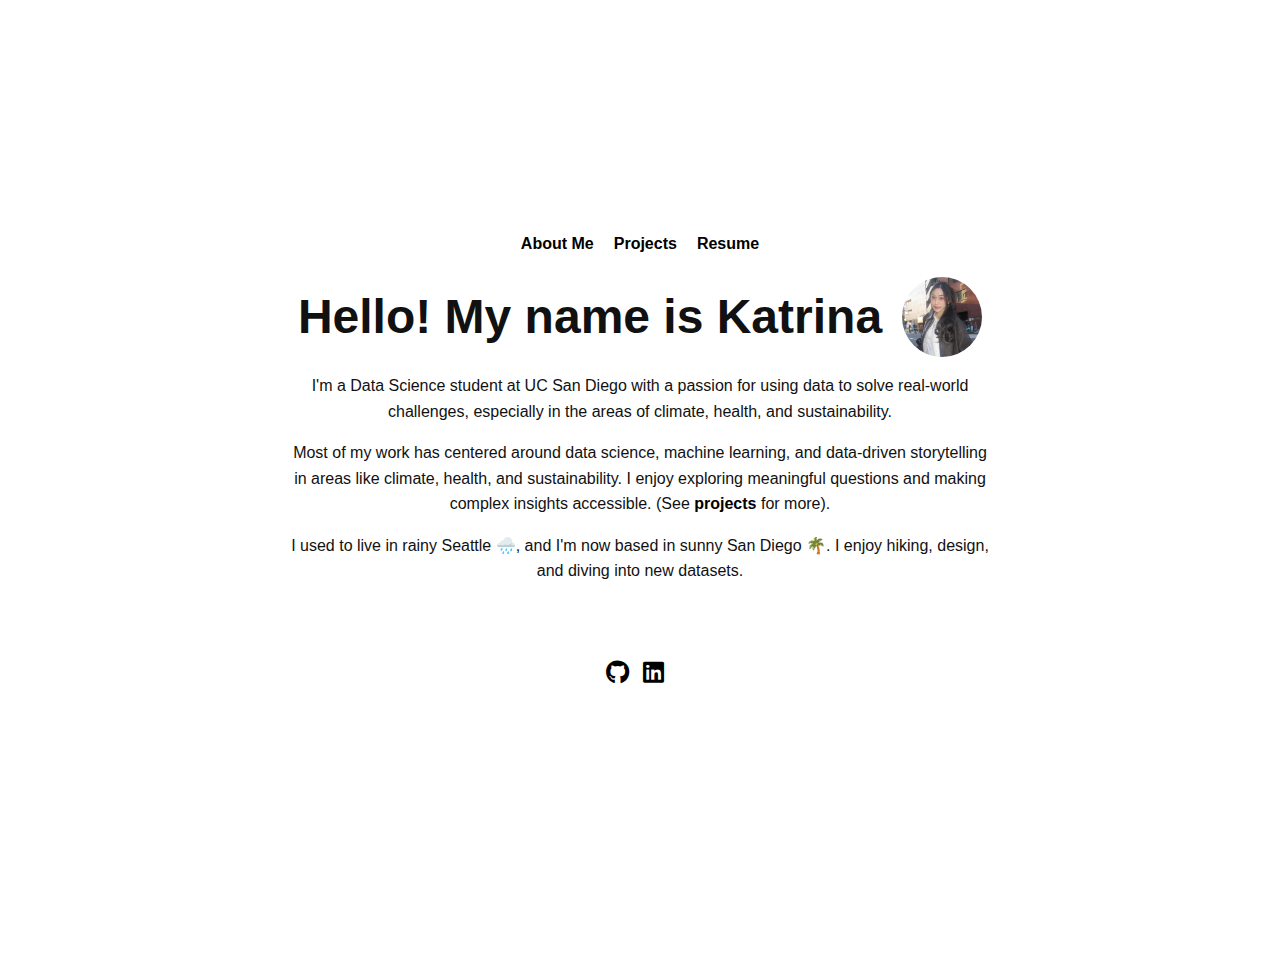
<file: index.html>
<!DOCTYPE html>
<html lang="en">
<head>
  <meta charset="UTF-8" />
  <meta name="viewport" content="width=device-width, initial-scale=1.0" />
  <title>Katrina Suherman Portfolio</title>
  <link rel="stylesheet" href="https://cdnjs.cloudflare.com/ajax/libs/font-awesome/6.0.0-beta3/css/all.min.css">
  <style>
    body {
      font-family: Arial, sans-serif;
      margin: 0;
      padding: 0;
      line-height: 1.6;
      color: #111;
    }
    .container {
      display: flex;
      flex-direction: column;
      justify-content: center;
      align-items: center;
      min-height: 100vh;
      text-align: center;
      padding: 40px;
    }
    nav {
      display: flex;
      gap: 20px;
      margin-bottom: 20px;
    }
    nav a {
      text-decoration: none;
      font-weight: bold;
      color: black;
    }
    nav a:hover {
      color: green;
    }
    .hero {
      display: flex;
      align-items: center;
      gap: 20px;
      justify-content: center;
    }
    .hero h1 {
      font-size: 48px;
      margin: 0;
    }
    .emoji {
      font-size: 20px;
    }
    .profile-img {
      width: 80px;
      height: auto;
      border-radius: 50%;
    }
    section {
      max-width: 700px;
      margin-bottom: 60px;
    }
    a.bold-link {
      font-weight: bold;
      text-decoration: none;
      color: black;
    }
    a.bold-link:hover {
      color: green;
    }
    .socials i {
      font-size: 24px;
      margin-right: 10px;
      color: black;
    }
    .socials i:hover {
      color: green;
    }
    del {
      text-decoration: line-through;
    }
  </style>
</head>
<body>
  <div class="container">
    <nav>
      <a href="#about">About Me</a>
      <a href="projects.html">Projects</a>
      <a href="Katrina_Suherman_Resume.pdf" target="_blank">Resume</a>
    </nav>

    <div class="hero">
      <h1>Hello! My name is Katrina</h1>
      <img src="headshot3.JPG" alt="headshot" class="profile-img">
    </div>

    <section id="about">
      <p>
        I'm a Data Science student at UC San Diego with a passion for using data to solve real-world challenges, especially in the areas of climate, health, and sustainability.
      </p>
      <p>
        Most of my work has centered around data science, machine learning, and data-driven storytelling in areas like climate, health, and sustainability. I enjoy exploring meaningful questions and making complex insights accessible. (See <a href="projects.html" class="bold-link">projects</a> for more).
      </p>
      <p>
        I used to live in rainy Seattle 🌧️, and I'm now based in sunny San Diego 🌴. I enjoy hiking, design, and diving into new datasets.
      </p>
    </section>  

    <section id="contact">
      <div class="socials">
        <a href="https://github.com/katrinasuherman"><i class="fab fa-github"></i></a>
        <a href="https://linkedin.com/in/katrinasuherman"><i class="fab fa-linkedin"></i></a>
      </div>
    </section>
  </div>
</body>
</html>
</file>
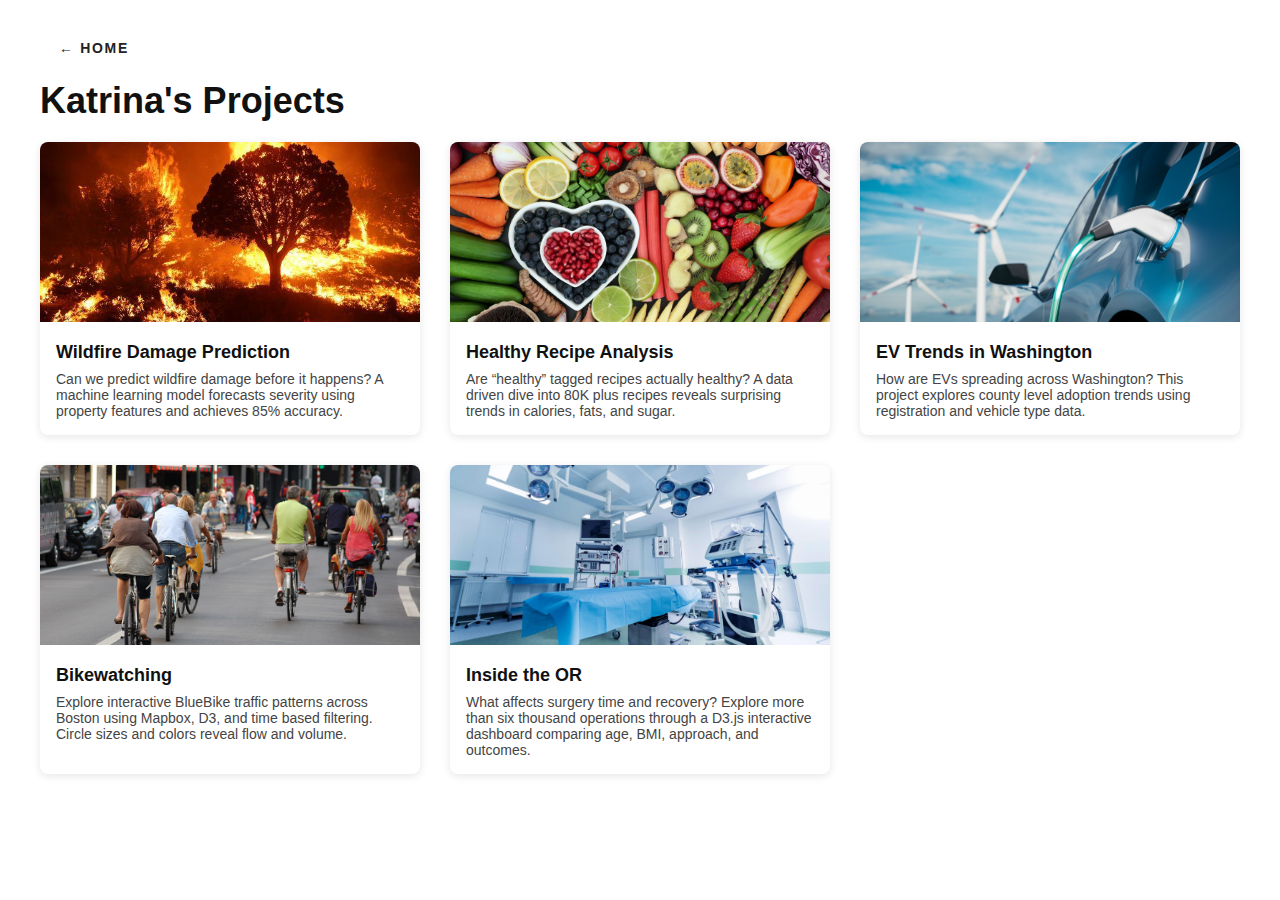
<file: projects/index.html>
<!DOCTYPE html>
<html lang="en">
<head>
  <meta charset="UTF-8" />
  <meta name="viewport" content="width=device-width, initial-scale=1.0" />
  <title>Katrina's Projects</title>
  <style>
    body {
      font-family: Arial, sans-serif;
      margin: 40px;
      color: #111;
    }
    h1 {
      font-size: 36px;
      margin-bottom: 20px;
    }
    .project-grid {
      display: grid;
      grid-template-columns: repeat(auto-fit, minmax(300px, 1fr));
      gap: 30px;
    }
    .project-card {
      background: #fff;
      border-radius: 8px;
      box-shadow: 0 2px 8px rgba(0,0,0,0.1);
      overflow: hidden;
      text-decoration: none;
      color: inherit;
      transition: transform 0.2s ease-in-out;
    }
    .project-card:hover {
      transform: translateY(-5px);
    }
    .project-image {
      width: 100%;
      height: 180px;
      object-fit: cover;
    }
    .project-content {
      padding: 16px;
    }
    .project-title {
      font-size: 18px;
      font-weight: bold;
      margin-bottom: 8px;
    }
    .project-desc {
      font-size: 14px;
      color: #444;
    }

    /* pill style to match home nav */
    .back-nav {
      margin-bottom: 24px;
      font-size: 14px;
      letter-spacing: 0.12em;
      text-transform: uppercase;
    }

    .nav-pill {
      text-decoration: none;
      font-weight: 600;
      color: #222;
      padding: 6px 18px;
      border-radius: 999px;
      border: 1px solid transparent;
      transition: border 0.15s ease, background 0.15s ease, color 0.15s ease;
    }

    .nav-pill:hover {
      border-color: green;
      background: #f0fff4;
      color: green;
    }
  </style>
</head>
<body>
  <div class="back-nav">
    <a href="../" class="nav-pill">&#8592; Home</a>
  </div>

  <h1>Katrina's Projects</h1>

  <div class="project-grid">
    <a href="wildfire/" class="project-card">
      <img src="../img/wildfire.jpg" alt="Wildfire" class="project-image">
      <div class="project-content">
        <div class="project-title">Wildfire Damage Prediction</div>
        <div class="project-desc">
          Can we predict wildfire damage before it happens? A machine learning model forecasts severity using property features and achieves 85% accuracy.
        </div>
      </div>
    </a>

    <a href="healthy/" class="project-card">
      <img src="../img/healthyfood.jpg" alt="Healthy Recipes" class="project-image">
      <div class="project-content">
        <div class="project-title">Healthy Recipe Analysis</div>
        <div class="project-desc">
          Are “healthy” tagged recipes actually healthy? A data driven dive into 80K plus recipes reveals surprising trends in calories, fats, and sugar.
        </div>
      </div>
    </a>

    <a href="ev/" class="project-card">
      <img src="../img/ev.jpg" alt="EV Trends" class="project-image">
      <div class="project-content">
        <div class="project-title">EV Trends in Washington</div>
        <div class="project-desc">
          How are EVs spreading across Washington? This project explores county level adoption trends using registration and vehicle type data.
        </div>
      </div>
    </a>

    <a href="https://katrinasuherman.github.io/bikewatching/" class="project-card" target="_blank">
      <img src="../img/bikewatching.jpg" alt="Bikewatching" class="project-image">
      <div class="project-content">
        <div class="project-title">Bikewatching</div>
        <div class="project-desc">
          Explore interactive BlueBike traffic patterns across Boston using Mapbox, D3, and time based filtering. Circle sizes and colors reveal flow and volume.
        </div>
      </div>
    </a>

    <a href="https://katrinasuherman.github.io/InsideOR/" class="project-card" target="_blank">
      <img src="../img/insidetheor.jpg" alt="Inside the OR" class="project-image">
      <div class="project-content">
        <div class="project-title">Inside the OR</div>
        <div class="project-desc">
          What affects surgery time and recovery? Explore more than six thousand operations through a D3.js interactive dashboard comparing age, BMI, approach, and outcomes.
        </div>
      </div>
    </a>
  </div>
</body>
</html>
</file>
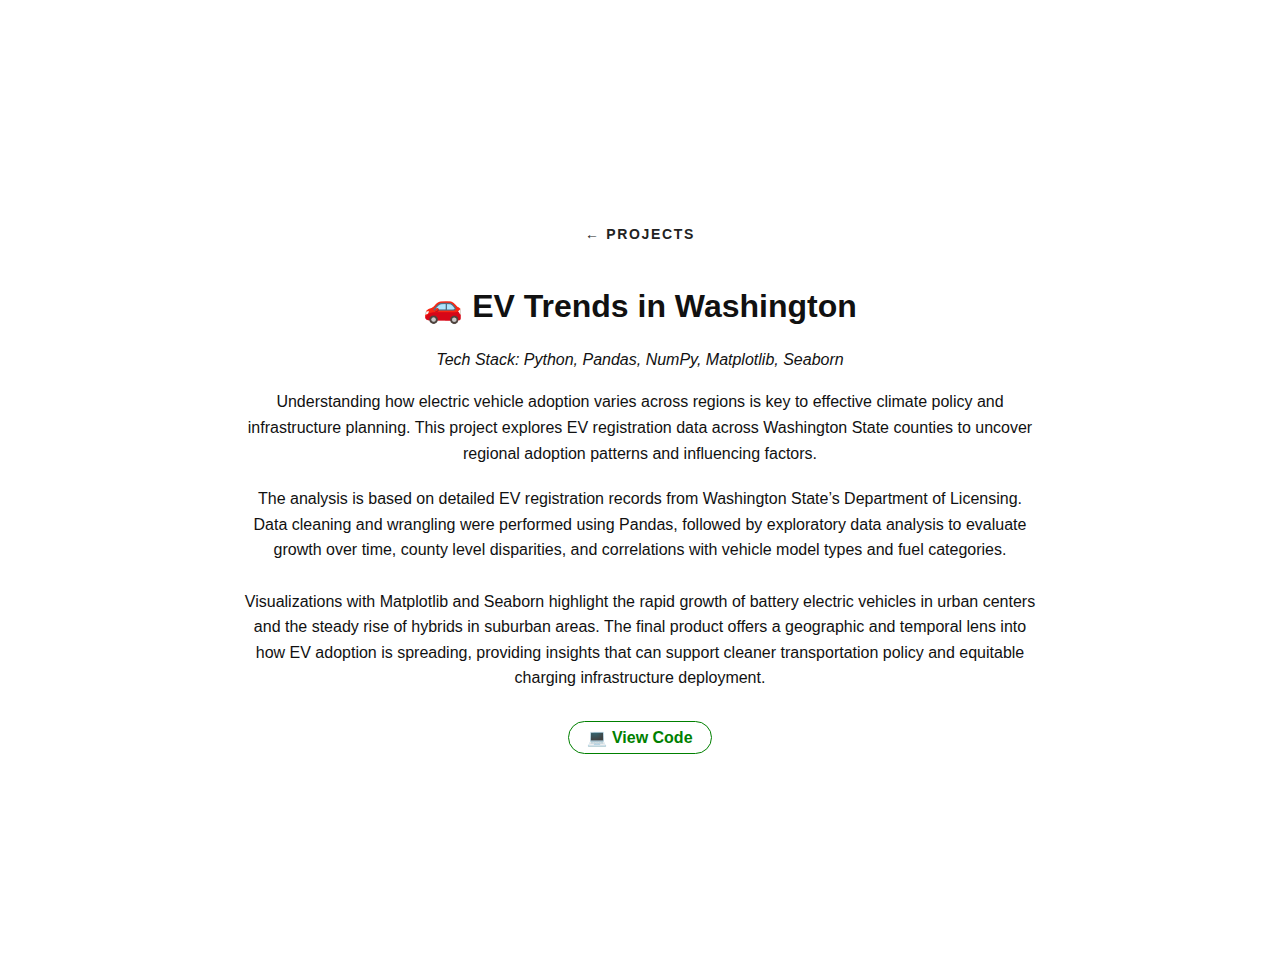
<file: projects/ev/index.html>
<!DOCTYPE html>
<html lang="en">
<head>
  <meta charset="UTF-8" />
  <meta name="viewport" content="width=device-width, initial-scale=1.0"/>
  <title>EV Trends in Washington</title>
  <style>
    body {
      font-family: Arial, sans-serif;
      margin: 0;
      padding: 0;
      color: #111;
    }
    .container {
      display: flex;
      flex-direction: column;
      justify-content: center;
      align-items: center;
      min-height: 100vh;
      padding: 40px;
      text-align: center;
    }

    /* pill style like home and projects */
    .back-nav {
      margin-bottom: 24px;
      font-size: 14px;
      letter-spacing: 0.12em;
      text-transform: uppercase;
    }

    .nav-pill {
      text-decoration: none;
      font-weight: 600;
      color: #222;
      padding: 6px 18px;
      border-radius: 999px;
      border: 1px solid transparent;
      transition: border 0.15s ease, background 0.15s ease, color 0.15s ease;
    }

    .nav-pill:hover {
      border-color: green;
      background: #f0fff4;
      color: green;
    }

    h1 {
      font-size: 32px;
      margin-bottom: 10px;
    }
    .tech {
      font-style: italic;
      margin-bottom: 20px;
    }
    .synopsis, .summary {
      margin-bottom: 20px;
      line-height: 1.6;
      max-width: 800px;
    }

    .links {
      margin-top: 10px;
    }

    .pill-link {
      display: inline-block;
      text-decoration: none;
      font-weight: 600;
      color: green;
      padding: 6px 18px;
      border-radius: 999px;
      border: 1px solid green;
      transition: background 0.15s ease, color 0.15s ease;
    }

    .pill-link:hover {
      background: green;
      color: white;
    }
  </style>
</head>
<body>
  <div class="container">
    <div class="back-nav">
      <a href="../" class="nav-pill">&#8592; Projects</a>
    </div>

    <h1>🚗 EV Trends in Washington</h1>
    <p class="tech">Tech Stack: Python, Pandas, NumPy, Matplotlib, Seaborn</p>

    <div class="summary">
      Understanding how electric vehicle adoption varies across regions is key to effective climate policy and infrastructure planning.
      This project explores EV registration data across Washington State counties to uncover regional adoption patterns and influencing factors.
    </div>

    <div class="synopsis">
      The analysis is based on detailed EV registration records from Washington State’s Department of Licensing.
      Data cleaning and wrangling were performed using Pandas, followed by exploratory data analysis to evaluate growth over time, county level disparities, and correlations with vehicle model types and fuel categories.<br><br>

      Visualizations with Matplotlib and Seaborn highlight the rapid growth of battery electric vehicles in urban centers and the steady rise of hybrids in suburban areas.
      The final product offers a geographic and temporal lens into how EV adoption is spreading, providing insights that can support cleaner transportation policy and equitable charging infrastructure deployment.
    </div>

    <div class="links">
      <a href="https://github.com/katrinasuherman/ev-project/blob/main/FinalProject_Group132-FA24.ipynb"
         target="_blank"
         class="pill-link">💻 View Code</a>
    </div>
  </div>
</body>
</html>
</file>
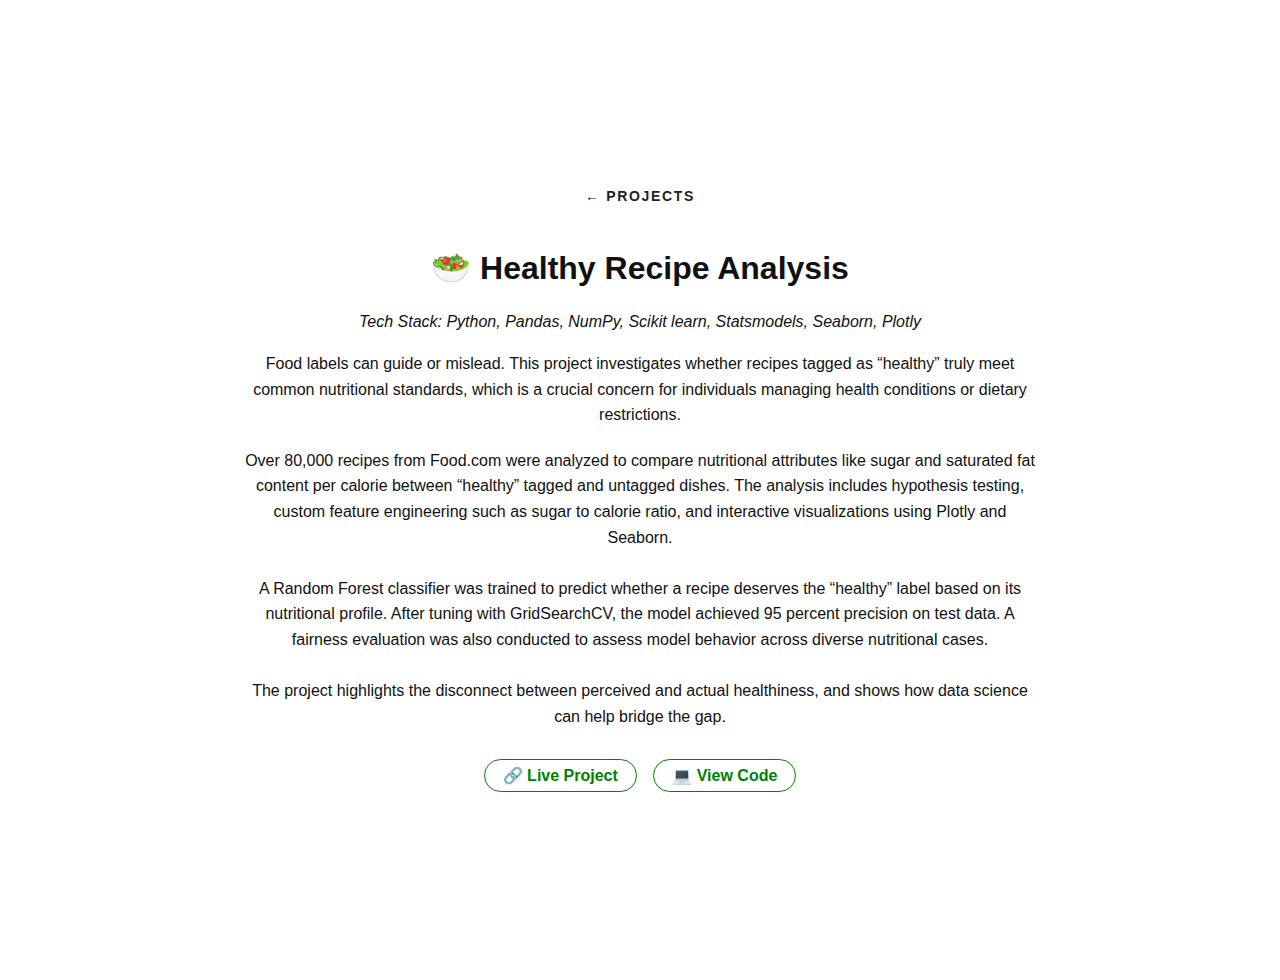
<file: projects/healthy/index.html>
<!DOCTYPE html>
<html lang="en">
<head>
  <meta charset="UTF-8" />
  <meta name="viewport" content="width=device-width, initial-scale=1.0"/>
  <title>Healthy Recipe Analysis</title>
  <style>
    body {
      font-family: Arial, sans-serif;
      margin: 0;
      padding: 0;
      color: #111;
    }
    .container {
      display: flex;
      flex-direction: column;
      justify-content: center;
      align-items: center;
      min-height: 100vh;
      padding: 40px;
      text-align: center;
    }

    /* pill style like home, projects, EV */
    .back-nav {
      margin-bottom: 24px;
      font-size: 14px;
      letter-spacing: 0.12em;
      text-transform: uppercase;
    }

    .nav-pill {
      text-decoration: none;
      font-weight: 600;
      color: #222;
      padding: 6px 18px;
      border-radius: 999px;
      border: 1px solid transparent;
      transition: border 0.15s ease, background 0.15s ease, color 0.15s ease;
    }

    .nav-pill:hover {
      border-color: green;
      background: #f0fff4;
      color: green;
    }

    h1 {
      font-size: 32px;
      margin-bottom: 10px;
    }
    .tech {
      font-style: italic;
      margin-bottom: 20px;
    }
    .synopsis,
    .summary {
      margin-bottom: 20px;
      line-height: 1.6;
      max-width: 800px;
    }

    .links {
      margin-top: 10px;
    }

    .pill-link {
      display: inline-block;
      text-decoration: none;
      font-weight: 600;
      color: green;
      padding: 6px 18px;
      border-radius: 999px;
      border: 1px solid green;
      transition: background 0.15s ease, color 0.15s ease;
      margin: 0 6px;
    }

    .pill-link:hover {
      background: green;
      color: white;
    }
  </style>
</head>
<body>
  <div class="container">
    <div class="back-nav">
      <a href="../" class="nav-pill">&#8592; Projects</a>
    </div>

    <h1>🥗 Healthy Recipe Analysis</h1>
    <p class="tech">Tech Stack: Python, Pandas, NumPy, Scikit learn, Statsmodels, Seaborn, Plotly</p>

    <div class="summary">
      Food labels can guide or mislead. This project investigates whether recipes tagged as “healthy” truly meet common nutritional standards, which is a crucial concern for individuals managing health conditions or dietary restrictions.
    </div>

    <div class="synopsis">
      Over 80,000 recipes from Food.com were analyzed to compare nutritional attributes like sugar and saturated fat content per calorie between “healthy” tagged and untagged dishes.
      The analysis includes hypothesis testing, custom feature engineering such as sugar to calorie ratio, and interactive visualizations using Plotly and Seaborn.<br><br>

      A Random Forest classifier was trained to predict whether a recipe deserves the “healthy” label based on its nutritional profile.
      After tuning with GridSearchCV, the model achieved 95 percent precision on test data. A fairness evaluation was also conducted to assess model behavior across diverse nutritional cases.<br><br>

      The project highlights the disconnect between perceived and actual healthiness, and shows how data science can help bridge the gap.
    </div>

    <div class="links">
      <a href="https://katrinasuherman.github.io/HealthyRecipeAnalysis/" target="_blank" class="pill-link">🔗 Live Project</a>
      <a href="https://github.com/katrinasuherman/HealthyRecipeAnalysis/blob/main/codeishealthy.ipynb" target="_blank" class="pill-link">💻 View Code</a>
    </div>
  </div>
</body>
</html>
</file>
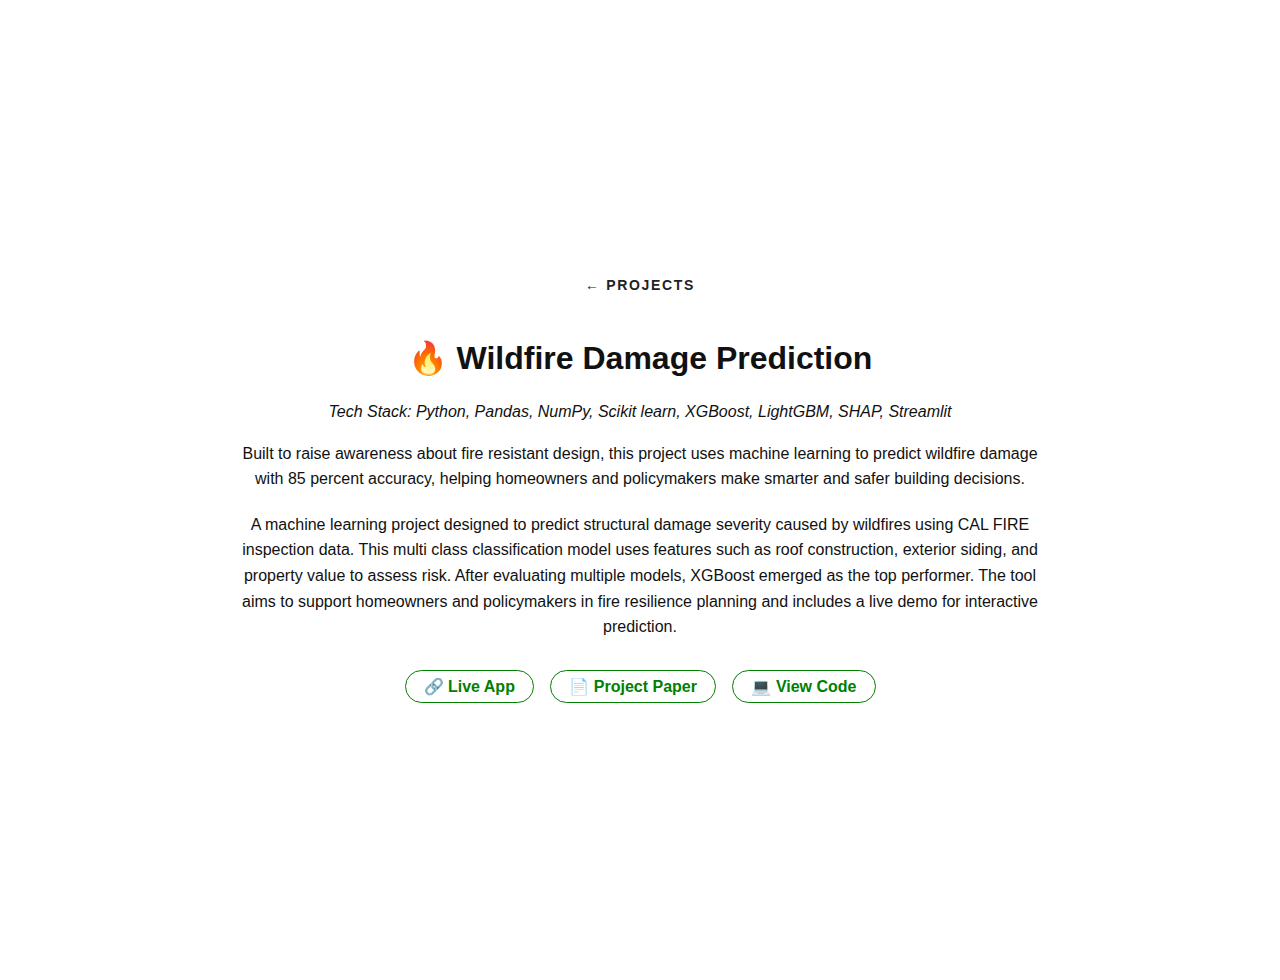
<file: projects/wildfire/index.html>
<!DOCTYPE html>
<html lang="en">
<head>
  <meta charset="UTF-8" />
  <meta name="viewport" content="width=device-width, initial-scale=1.0"/>
  <title>Wildfire Damage Prediction</title>
  <style>
    body {
      font-family: Arial, sans-serif;
      margin: 0;
      padding: 0;
      color: #111;
    }
    .container {
      display: flex;
      flex-direction: column;
      justify-content: center;
      align-items: center;
      min-height: 100vh;
      padding: 40px;
      text-align: center;
    }

    /* pill style like home, projects, ev, healthy */
    .back-nav {
      margin-bottom: 24px;
      font-size: 14px;
      letter-spacing: 0.12em;
      text-transform: uppercase;
    }

    .nav-pill {
      text-decoration: none;
      font-weight: 600;
      color: #222;
      padding: 6px 18px;
      border-radius: 999px;
      border: 1px solid transparent;
      transition: border 0.15s ease, background 0.15s ease, color 0.15s ease;
    }

    .nav-pill:hover {
      border-color: green;
      background: #f0fff4;
      color: green;
    }

    h1 {
      font-size: 32px;
      margin-bottom: 10px;
    }
    .tech {
      font-style: italic;
      margin-bottom: 20px;
    }
    .synopsis,
    .summary {
      margin-bottom: 20px;
      line-height: 1.6;
      max-width: 800px;
    }

    .links {
      margin-top: 10px;
    }

    .pill-link {
      display: inline-block;
      text-decoration: none;
      font-weight: 600;
      color: green;
      padding: 6px 18px;
      border-radius: 999px;
      border: 1px solid green;
      transition: background 0.15s ease, color 0.15s ease;
      margin: 0 6px;
    }

    .pill-link:hover {
      background: green;
      color: white;
    }
  </style>
</head>
<body>
  <div class="container">
    <div class="back-nav">
      <a href="../" class="nav-pill">&#8592; Projects</a>
    </div>

    <h1>🔥 Wildfire Damage Prediction</h1>
    <p class="tech">Tech Stack: Python, Pandas, NumPy, Scikit learn, XGBoost, LightGBM, SHAP, Streamlit</p>

    <div class="summary">
      Built to raise awareness about fire resistant design, this project uses machine learning to predict wildfire damage with 85 percent accuracy, helping homeowners and policymakers make smarter and safer building decisions.
    </div>

    <div class="synopsis">
      A machine learning project designed to predict structural damage severity caused by wildfires using CAL FIRE inspection data.
      This multi class classification model uses features such as roof construction, exterior siding, and property value to assess risk.
      After evaluating multiple models, XGBoost emerged as the top performer. The tool aims to support homeowners and policymakers
      in fire resilience planning and includes a live demo for interactive prediction.
    </div>

    <div class="links">
      <a href="https://wildfiredamageprediction-duxhvpdfpga6vvafsrwm5n.streamlit.app/" target="_blank" class="pill-link">🔗 Live App</a>
      <a href="https://github.com/katrinasuherman/WildfireDamagePrediction/blob/main/project_paper.pdf" target="_blank" class="pill-link">📄 Project Paper</a>
      <a href="https://github.com/katrinasuherman/WildfireDamagePrediction/blob/main/codewildfire.ipynb" target="_blank" class="pill-link">💻 View Code</a>
    </div>
  </div>
</body>
</html>
</file>
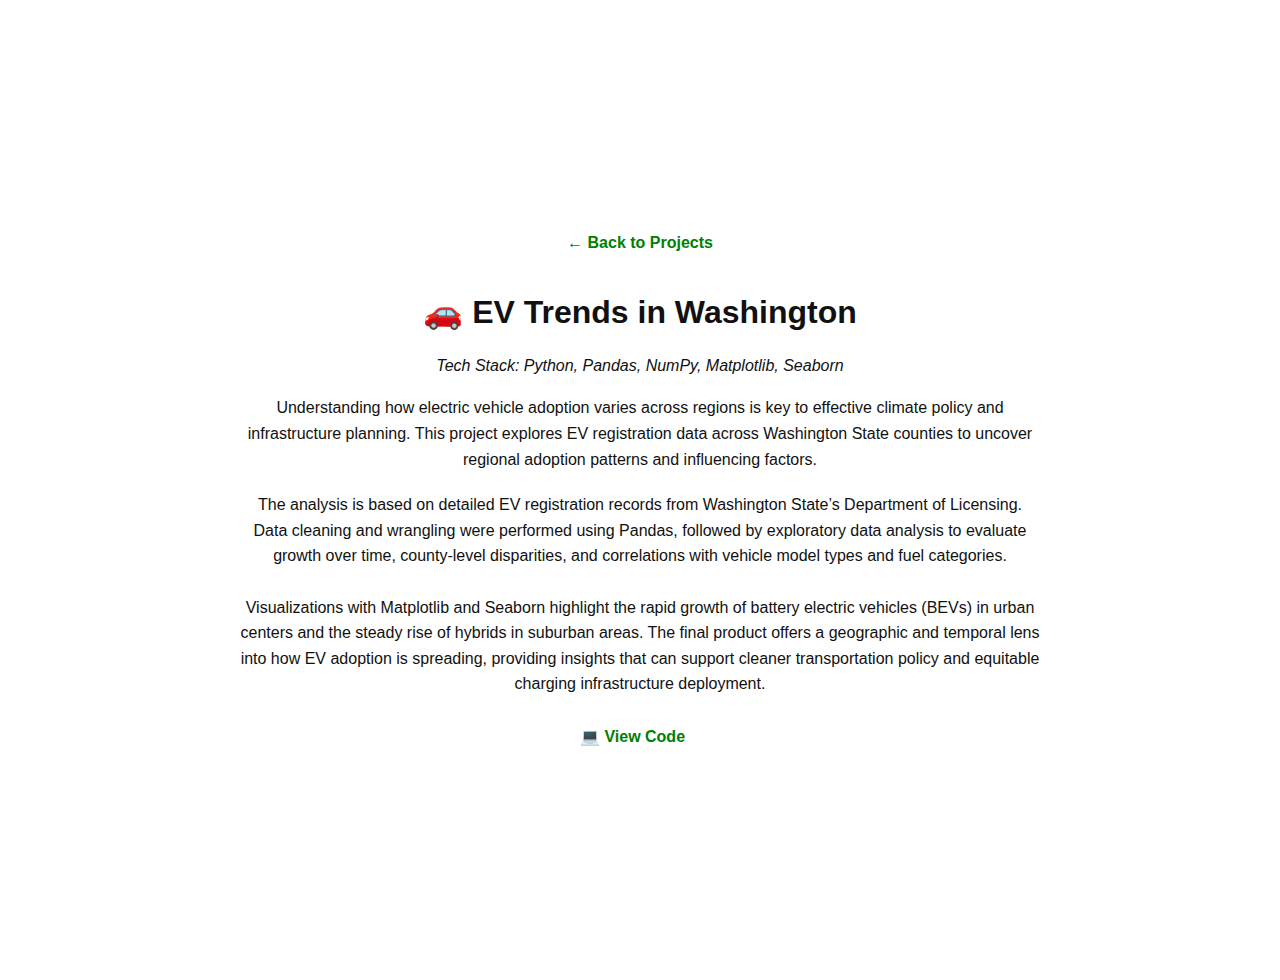
<file: ev.html>
<!DOCTYPE html>
<html lang="en">
<head>
  <meta charset="UTF-8" />
  <meta name="viewport" content="width=device-width, initial-scale=1.0"/>
  <title>EV Trends in Washington</title>
  <style>
    body {
      font-family: Arial, sans-serif;
      margin: 0;
      padding: 0;
      color: #111;
    }
    .container {
      display: flex;
      flex-direction: column;
      justify-content: center;
      align-items: center;
      min-height: 100vh;
      padding: 40px;
      text-align: center;
    }
    h1 {
      font-size: 32px;
      margin-bottom: 10px;
    }
    .tech {
      font-style: italic;
      margin-bottom: 20px;
    }
    .synopsis, .summary {
      margin-bottom: 20px;
      line-height: 1.6;
      max-width: 800px;
    }
    .links a {
      display: inline-block;
      margin-right: 15px;
      margin-top: 10px;
      text-decoration: none;
      color: green;
      font-weight: bold;
    }
    a.back {
      display: inline-block;
      margin-bottom: 20px;
      color: green;
      font-weight: bold;
      text-decoration: none;
    }
  </style>
</head>
<body>
  <div class="container">
    <a href="projects.html" class="back">&#8592; Back to Projects</a>
    <h1>🚗 EV Trends in Washington</h1>
    <p class="tech">Tech Stack: Python, Pandas, NumPy, Matplotlib, Seaborn</p>

    <div class="summary">
      Understanding how electric vehicle adoption varies across regions is key to effective climate policy and infrastructure planning.
      This project explores EV registration data across Washington State counties to uncover regional adoption patterns and influencing factors.
    </div>

    <div class="synopsis">
      The analysis is based on detailed EV registration records from Washington State’s Department of Licensing.
      Data cleaning and wrangling were performed using Pandas, followed by exploratory data analysis to evaluate growth over time, county-level disparities, and correlations with vehicle model types and fuel categories.<br><br>

      Visualizations with Matplotlib and Seaborn highlight the rapid growth of battery electric vehicles (BEVs) in urban centers and the steady rise of hybrids in suburban areas.
      The final product offers a geographic and temporal lens into how EV adoption is spreading, providing insights that can support cleaner transportation policy and equitable charging infrastructure deployment.

    </div>

    <div class="links">
      <a href="https://github.com/katrinasuherman/ev-project/blob/main/FinalProject_Group132-FA24.ipynb" target="_blank">💻 View Code</a>
    </div>
  </div>
</body>
</html>
</file>
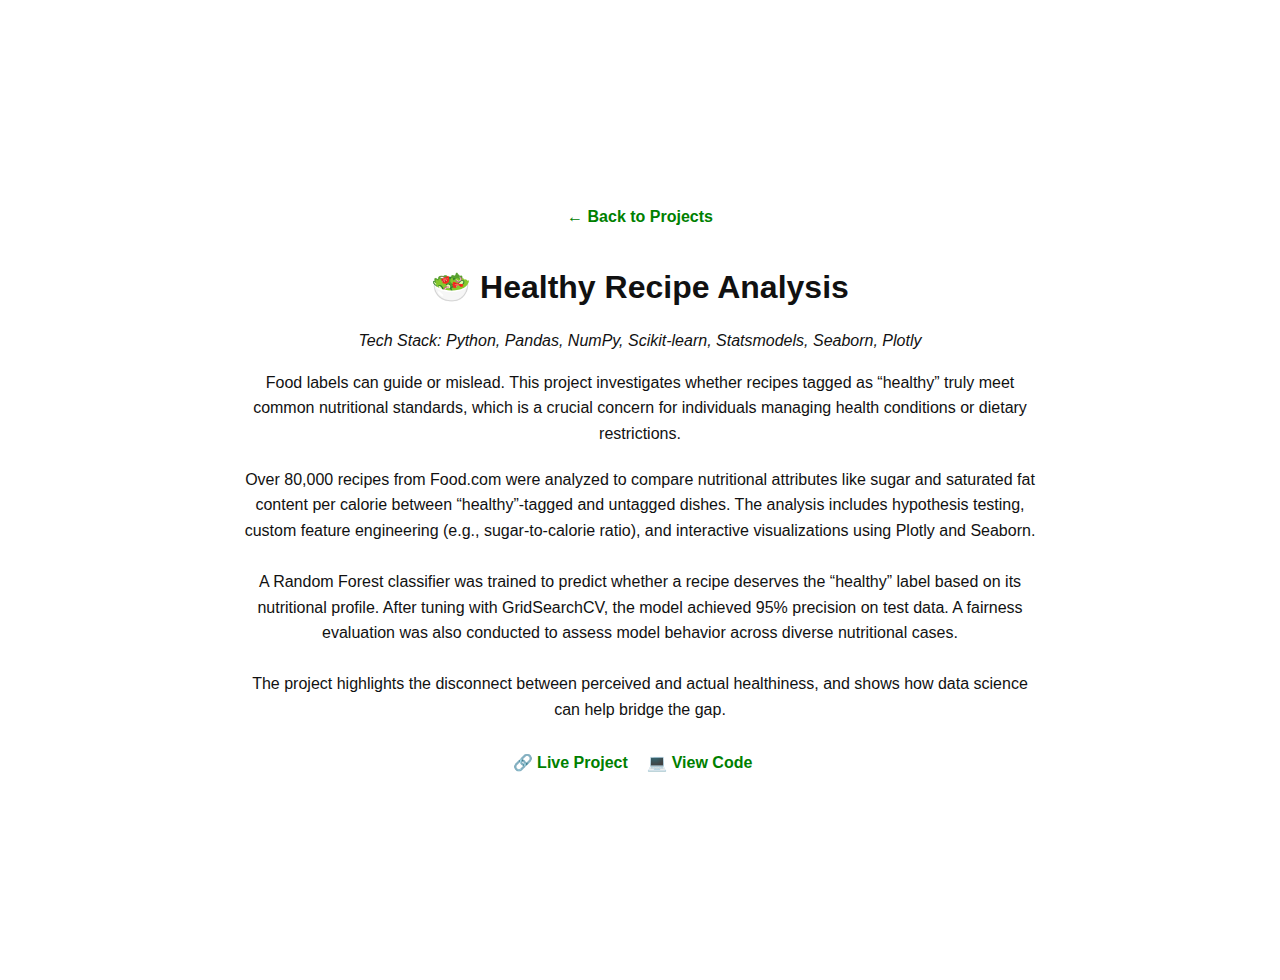
<file: healthy.html>
<!DOCTYPE html>
<html lang="en">
<head>
  <meta charset="UTF-8" />
  <meta name="viewport" content="width=device-width, initial-scale=1.0"/>
  <title>Healthy Recipe Analysis</title>
  <style>
    body {
      font-family: Arial, sans-serif;
      margin: 0;
      padding: 0;
      color: #111;
    }
    .container {
      display: flex;
      flex-direction: column;
      justify-content: center;
      align-items: center;
      min-height: 100vh;
      padding: 40px;
      text-align: center;
    }
    h1 {
      font-size: 32px;
      margin-bottom: 10px;
    }
    .tech {
      font-style: italic;
      margin-bottom: 20px;
    }
    .synopsis, .summary {
      margin-bottom: 20px;
      line-height: 1.6;
      max-width: 800px;
    }
    .links a {
      display: inline-block;
      margin-right: 15px;
      margin-top: 10px;
      text-decoration: none;
      color: green;
      font-weight: bold;
    }
    a.back {
      display: inline-block;
      margin-bottom: 20px;
      color: green;
      font-weight: bold;
      text-decoration: none;
    }
  </style>
</head>
<body>
  <div class="container">
    <a href="projects.html" class="back">&#8592; Back to Projects</a>
    <h1>🥗 Healthy Recipe Analysis</h1>
    <p class="tech">Tech Stack: Python, Pandas, NumPy, Scikit-learn, Statsmodels, Seaborn, Plotly</p>

    <div class="summary">
Food labels can guide or mislead. This project investigates whether recipes tagged as “healthy” truly meet common nutritional standards, which is a crucial concern for individuals managing health conditions or dietary restrictions.

    </div>

    <div class="synopsis">
      Over 80,000 recipes from Food.com were analyzed to compare nutritional attributes like sugar and saturated fat content per calorie between “healthy”-tagged and untagged dishes.
      The analysis includes hypothesis testing, custom feature engineering (e.g., sugar-to-calorie ratio), and interactive visualizations using Plotly and Seaborn.<br><br>

      A Random Forest classifier was trained to predict whether a recipe deserves the “healthy” label based on its nutritional profile.
      After tuning with GridSearchCV, the model achieved 95% precision on test data. A fairness evaluation was also conducted to assess model behavior across diverse nutritional cases.<br><br>

     The project highlights the disconnect between perceived and actual healthiness, and shows how data science can help bridge the gap.

    </div>

    <div class="links">
      <a href="https://katrinasuherman.github.io/HealthyRecipeAnalysis/" target="_blank">🔗 Live Project</a>
      <a href="https://github.com/katrinasuherman/HealthyRecipeAnalysis/blob/main/codeishealthy.ipynb" target="_blank">💻 View Code</a>
    </div>
  </div>
</body>
</html>
</file>
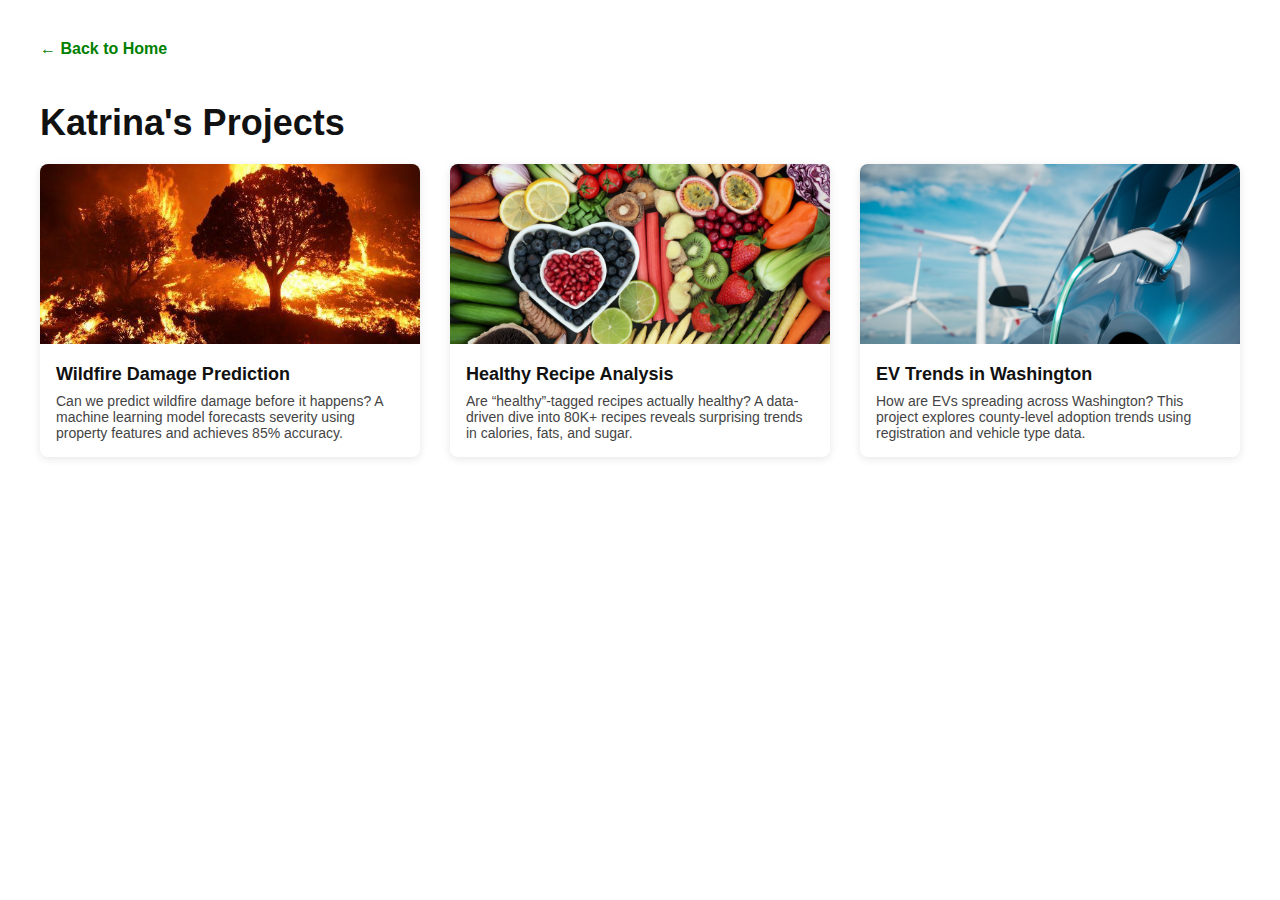
<file: projects.html>
<!DOCTYPE html>
<html lang="en">
<head>
  <meta charset="UTF-8" />
  <meta name="viewport" content="width=device-width, initial-scale=1.0" />
  <title>Katrina's Projects</title>
  <style>
    body {
      font-family: Arial, sans-serif;
      margin: 40px;
      color: #111;
    }
    h1 {
      font-size: 36px;
      margin-bottom: 20px;
    }
    .project-grid {
      display: grid;
      grid-template-columns: repeat(auto-fit, minmax(300px, 1fr));
      gap: 30px;
    }
    .project-card {
      background: #fff;
      border-radius: 8px;
      box-shadow: 0 2px 8px rgba(0,0,0,0.1);
      overflow: hidden;
      text-decoration: none;
      color: inherit;
      transition: transform 0.2s ease-in-out;
    }
    .project-card:hover {
      transform: translateY(-5px);
    }
    .project-image {
      width: 100%;
      height: 180px;
      object-fit: cover;
    }
    .project-content {
      padding: 16px;
    }
    .project-title {
      font-size: 18px;
      font-weight: bold;
      margin-bottom: 8px;
    }
    .project-desc {
      font-size: 14px;
      color: #444;
    }
    a.back {
      text-decoration: none;
      color: green;
      font-weight: bold;
      display: inline-block;
      margin-bottom: 20px;
    }
  </style>
</head>
<body>
  <a href="index.html" class="back">&#8592; Back to Home</a>
  <h1>Katrina's Projects</h1>

  <div class="project-grid">
    <a href="wildfire.html" class="project-card">
      <img src="img/wildfire.jpg" alt="Wildfire" class="project-image">
      <div class="project-content">
        <div class="project-title">Wildfire Damage Prediction</div>
        <div class="project-desc">
Can we predict wildfire damage before it happens? A machine learning model forecasts severity using property features and achieves 85% accuracy.
</div>
      </div>
    </a>

    <a href="healthy.html" class="project-card">
      <img src="img/healthyfood.jpg" alt="Healthy Recipes" class="project-image">
      <div class="project-content">
        <div class="project-title">Healthy Recipe Analysis</div>
        <div class="project-desc">Are “healthy”-tagged recipes actually healthy? A data-driven dive into 80K+ recipes reveals surprising trends in calories, fats, and sugar.</div>
      </div>
    </a>

    <a href="ev.html" class="project-card">
      <img src="img/ev.jpg" alt="EV Trends" class="project-image">
      <div class="project-content">
        <div class="project-title">EV Trends in Washington</div>
        <div class="project-desc">How are EVs spreading across Washington? This project explores county-level adoption trends using registration and vehicle type data.        </div>
      </div>
    </a>
  </div>
</body>
</html>
</file>
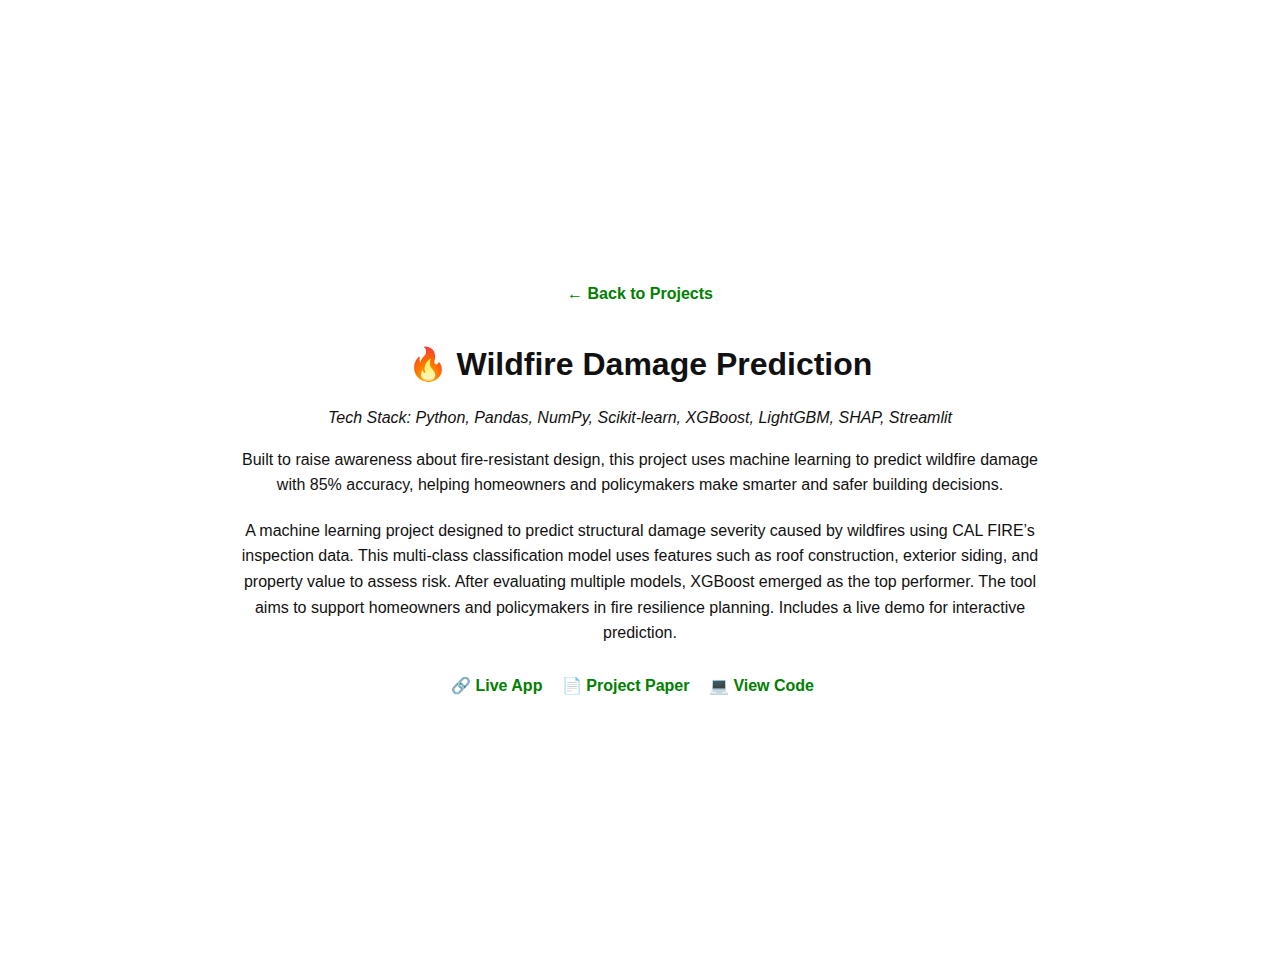
<file: wildfire.html>
<!DOCTYPE html>
<html lang="en">
<head>
  <meta charset="UTF-8" />
  <meta name="viewport" content="width=device-width, initial-scale=1.0"/>
  <title>Wildfire Damage Prediction</title>
  <style>
    body {
      font-family: Arial, sans-serif;
      margin: 0;
      padding: 0;
      color: #111;
    }
    .container {
      display: flex;
      flex-direction: column;
      justify-content: center;
      align-items: center;
      min-height: 100vh;
      padding: 40px;
      text-align: center;
    }
    h1 {
      font-size: 32px;
      margin-bottom: 10px;
    }
    .tech {
      font-style: italic;
      margin-bottom: 20px;
    }
    .synopsis, .summary {
      margin-bottom: 20px;
      line-height: 1.6;
      max-width: 800px;
    }
    .links a {
      display: inline-block;
      margin-right: 15px;
      margin-top: 10px;
      text-decoration: none;
      color: green;
      font-weight: bold;
    }
    a.back {
      display: inline-block;
      margin-bottom: 20px;
      color: green;
      font-weight: bold;
      text-decoration: none;
    }
  </style>
</head>
<body>
  <div class="container">
    <a href="projects.html" class="back">&#8592; Back to Projects</a>
    <h1>🔥 Wildfire Damage Prediction</h1>
    <p class="tech">Tech Stack: Python, Pandas, NumPy, Scikit-learn, XGBoost, LightGBM, SHAP, Streamlit</p>

    <div class="summary">
Built to raise awareness about fire-resistant design, this project uses machine learning to predict wildfire damage with 85% accuracy, helping homeowners and policymakers make smarter and safer building decisions.    </div>

    <div class="synopsis">
      A machine learning project designed to predict structural damage severity caused by wildfires using CAL FIRE’s inspection data.
      This multi-class classification model uses features such as roof construction, exterior siding, and property value to assess risk.
      After evaluating multiple models, XGBoost emerged as the top performer. The tool aims to support homeowners and policymakers
      in fire resilience planning. Includes a live demo for interactive prediction.
    </div>

    <div class="links">
      <a href="https://wildfiredamageprediction-duxhvpdfpga6vvafsrwm5n.streamlit.app/" target="_blank">🔗 Live App</a>
      <a href="https://github.com/katrinasuherman/WildfireDamagePrediction/blob/main/project_paper.pdf" target="_blank">📄 Project Paper</a>
      <a href="https://github.com/katrinasuherman/WildfireDamagePrediction/blob/main/codewildfire.ipynb" target="_blank">💻 View Code</a>
    </div>
  </div>
</body>
</html>
</file>
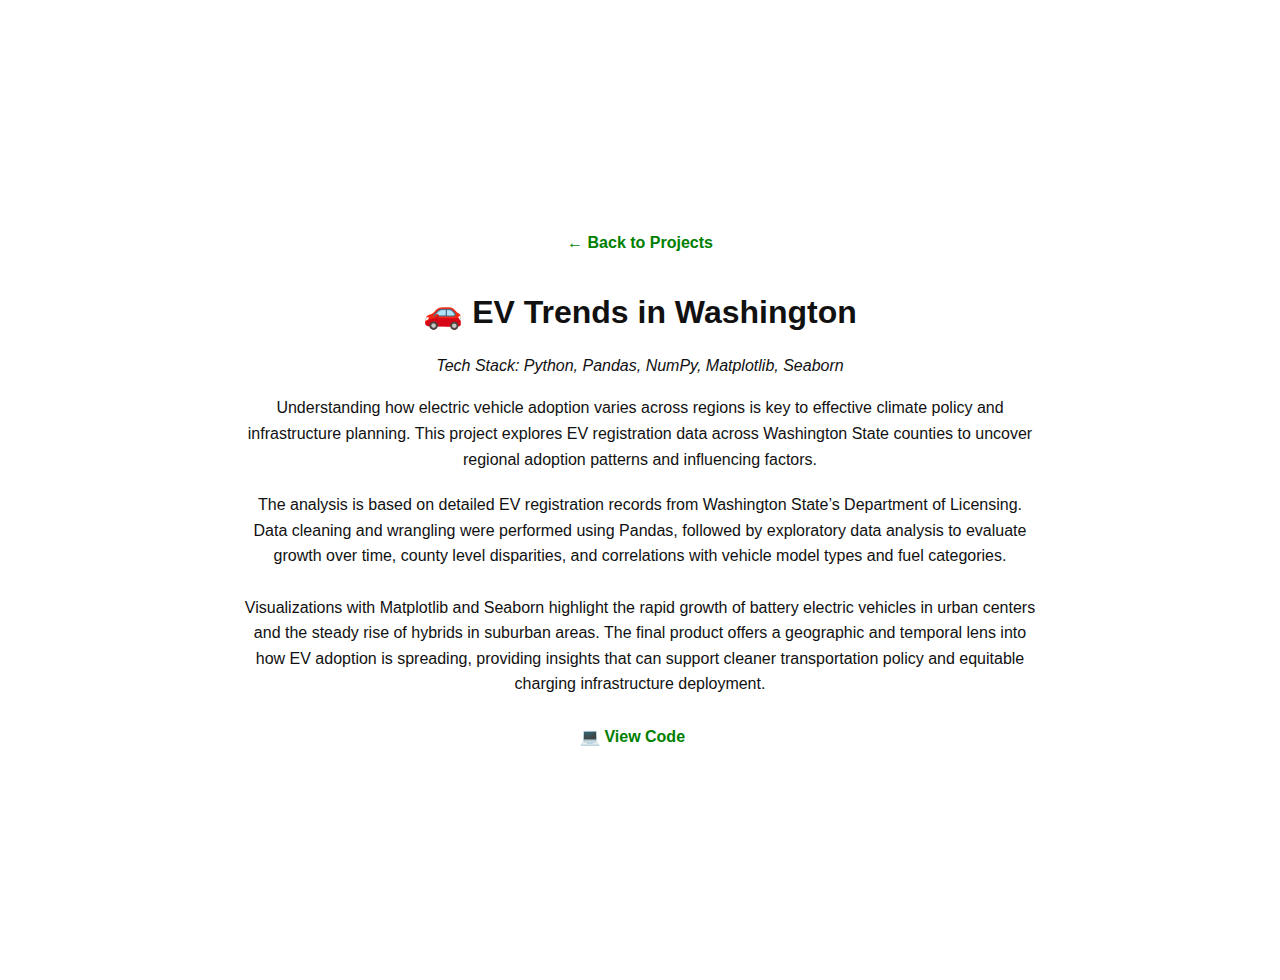
<file: projects/ev.html>
<!DOCTYPE html>
<html lang="en">
<head>
  <meta charset="UTF-8" />
  <meta name="viewport" content="width=device-width, initial-scale=1.0"/>
  <title>EV Trends in Washington</title>
  <style>
    body {
      font-family: Arial, sans-serif;
      margin: 0;
      padding: 0;
      color: #111;
    }
    .container {
      display: flex;
      flex-direction: column;
      justify-content: center;
      align-items: center;
      min-height: 100vh;
      padding: 40px;
      text-align: center;
    }
    h1 {
      font-size: 32px;
      margin-bottom: 10px;
    }
    .tech {
      font-style: italic;
      margin-bottom: 20px;
    }
    .synopsis, .summary {
      margin-bottom: 20px;
      line-height: 1.6;
      max-width: 800px;
    }
    .links a {
      display: inline-block;
      margin-right: 15px;
      margin-top: 10px;
      text-decoration: none;
      color: green;
      font-weight: bold;
    }
    a.back {
      display: inline-block;
      margin-bottom: 20px;
      color: green;
      font-weight: bold;
      text-decoration: none;
    }
  </style>
</head>
<body>
  <div class="container">
    <a href="./" class="back">&#8592; Back to Projects</a>
    <h1>🚗 EV Trends in Washington</h1>
    <p class="tech">Tech Stack: Python, Pandas, NumPy, Matplotlib, Seaborn</p>

    <div class="summary">
      Understanding how electric vehicle adoption varies across regions is key to effective climate policy and infrastructure planning.
      This project explores EV registration data across Washington State counties to uncover regional adoption patterns and influencing factors.
    </div>

    <div class="synopsis">
      The analysis is based on detailed EV registration records from Washington State’s Department of Licensing.
      Data cleaning and wrangling were performed using Pandas, followed by exploratory data analysis to evaluate growth over time, county level disparities, and correlations with vehicle model types and fuel categories.<br><br>

      Visualizations with Matplotlib and Seaborn highlight the rapid growth of battery electric vehicles in urban centers and the steady rise of hybrids in suburban areas.
      The final product offers a geographic and temporal lens into how EV adoption is spreading, providing insights that can support cleaner transportation policy and equitable charging infrastructure deployment.
    </div>

    <div class="links">
      <a href="https://github.com/katrinasuherman/ev-project/blob/main/FinalProject_Group132-FA24.ipynb" target="_blank">💻 View Code</a>
    </div>
  </div>
</body>
</html>
</file>
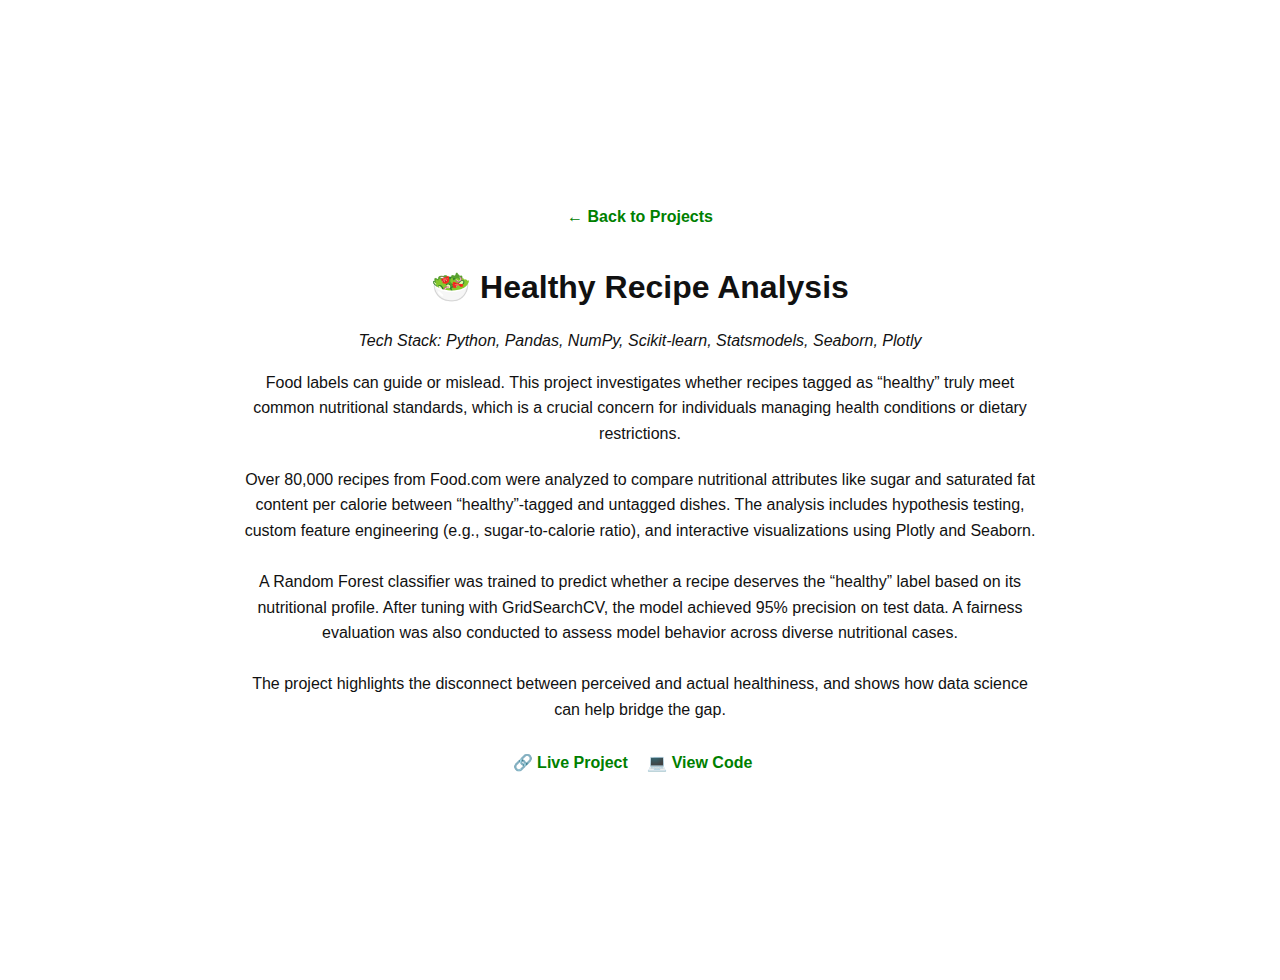
<file: projects/healthy.html>
<!DOCTYPE html>
<html lang="en">
<head>
  <meta charset="UTF-8" />
  <meta name="viewport" content="width=device-width, initial-scale=1.0"/>
  <title>Healthy Recipe Analysis</title>
  <style>
    body {
      font-family: Arial, sans-serif;
      margin: 0;
      padding: 0;
      color: #111;
    }
    .container {
      display: flex;
      flex-direction: column;
      justify-content: center;
      align-items: center;
      min-height: 100vh;
      padding: 40px;
      text-align: center;
    }
    h1 {
      font-size: 32px;
      margin-bottom: 10px;
    }
    .tech {
      font-style: italic;
      margin-bottom: 20px;
    }
    .synopsis, .summary {
      margin-bottom: 20px;
      line-height: 1.6;
      max-width: 800px;
    }
    .links a {
      display: inline-block;
      margin-right: 15px;
      margin-top: 10px;
      text-decoration: none;
      color: green;
      font-weight: bold;
    }
    a.back {
      display: inline-block;
      margin-bottom: 20px;
      color: green;
      font-weight: bold;
      text-decoration: none;
    }
  </style>
</head>
<body>
  <div class="container">
    <a href="./" class="back">&#8592; Back to Projects</a>
    <h1>🥗 Healthy Recipe Analysis</h1>
    <p class="tech">Tech Stack: Python, Pandas, NumPy, Scikit-learn, Statsmodels, Seaborn, Plotly</p>

    <div class="summary">
Food labels can guide or mislead. This project investigates whether recipes tagged as “healthy” truly meet common nutritional standards, which is a crucial concern for individuals managing health conditions or dietary restrictions.

    </div>

    <div class="synopsis">
      Over 80,000 recipes from Food.com were analyzed to compare nutritional attributes like sugar and saturated fat content per calorie between “healthy”-tagged and untagged dishes.
      The analysis includes hypothesis testing, custom feature engineering (e.g., sugar-to-calorie ratio), and interactive visualizations using Plotly and Seaborn.<br><br>

      A Random Forest classifier was trained to predict whether a recipe deserves the “healthy” label based on its nutritional profile.
      After tuning with GridSearchCV, the model achieved 95% precision on test data. A fairness evaluation was also conducted to assess model behavior across diverse nutritional cases.<br><br>

     The project highlights the disconnect between perceived and actual healthiness, and shows how data science can help bridge the gap.

    </div>

    <div class="links">
      <a href="https://katrinasuherman.github.io/HealthyRecipeAnalysis/" target="_blank">🔗 Live Project</a>
      <a href="https://github.com/katrinasuherman/HealthyRecipeAnalysis/blob/main/codeishealthy.ipynb" target="_blank">💻 View Code</a>
    </div>
  </div>
</body>
</html>
</file>
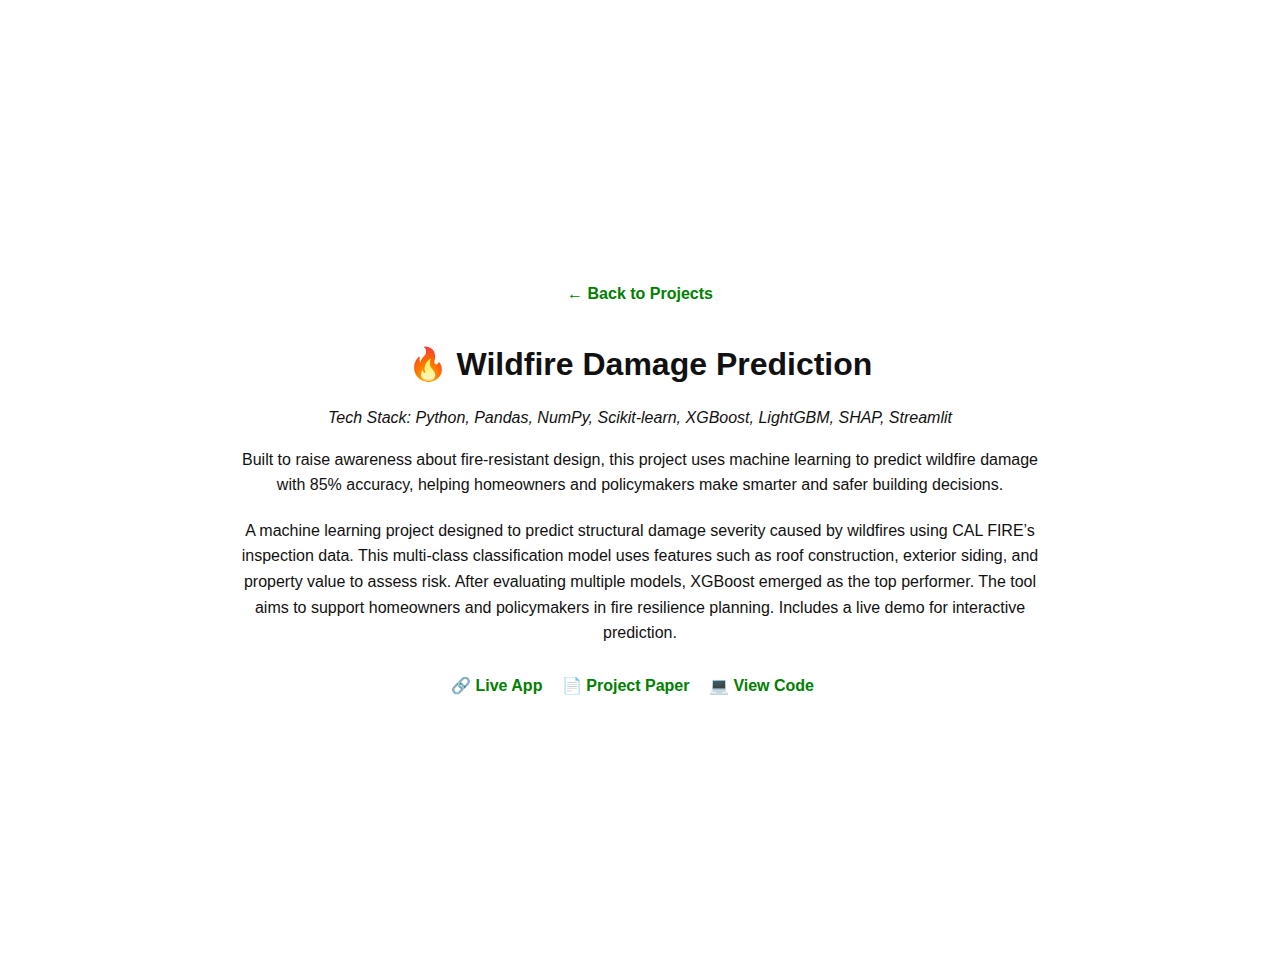
<file: projects/wildfire.html>
<!DOCTYPE html>
<html lang="en">
<head>
  <meta charset="UTF-8" />
  <meta name="viewport" content="width=device-width, initial-scale=1.0"/>
  <title>Wildfire Damage Prediction</title>
  <style>
    body {
      font-family: Arial, sans-serif;
      margin: 0;
      padding: 0;
      color: #111;
    }
    .container {
      display: flex;
      flex-direction: column;
      justify-content: center;
      align-items: center;
      min-height: 100vh;
      padding: 40px;
      text-align: center;
    }
    h1 {
      font-size: 32px;
      margin-bottom: 10px;
    }
    .tech {
      font-style: italic;
      margin-bottom: 20px;
    }
    .synopsis, .summary {
      margin-bottom: 20px;
      line-height: 1.6;
      max-width: 800px;
    }
    .links a {
      display: inline-block;
      margin-right: 15px;
      margin-top: 10px;
      text-decoration: none;
      color: green;
      font-weight: bold;
    }
    a.back {
      display: inline-block;
      margin-bottom: 20px;
      color: green;
      font-weight: bold;
      text-decoration: none;
    }
  </style>
</head>
<body>
  <div class="container">
    <a href="./" class="back">&#8592; Back to Projects</a>
    <h1>🔥 Wildfire Damage Prediction</h1>
    <p class="tech">Tech Stack: Python, Pandas, NumPy, Scikit-learn, XGBoost, LightGBM, SHAP, Streamlit</p>

    <div class="summary">
Built to raise awareness about fire-resistant design, this project uses machine learning to predict wildfire damage with 85% accuracy, helping homeowners and policymakers make smarter and safer building decisions.    </div>

    <div class="synopsis">
      A machine learning project designed to predict structural damage severity caused by wildfires using CAL FIRE’s inspection data.
      This multi-class classification model uses features such as roof construction, exterior siding, and property value to assess risk.
      After evaluating multiple models, XGBoost emerged as the top performer. The tool aims to support homeowners and policymakers
      in fire resilience planning. Includes a live demo for interactive prediction.
    </div>

    <div class="links">
      <a href="https://wildfiredamageprediction-duxhvpdfpga6vvafsrwm5n.streamlit.app/" target="_blank">🔗 Live App</a>
      <a href="https://github.com/katrinasuherman/WildfireDamagePrediction/blob/main/project_paper.pdf" target="_blank">📄 Project Paper</a>
      <a href="https://github.com/katrinasuherman/WildfireDamagePrediction/blob/main/codewildfire.ipynb" target="_blank">💻 View Code</a>
    </div>
  </div>
</body>
</html>
</file>
